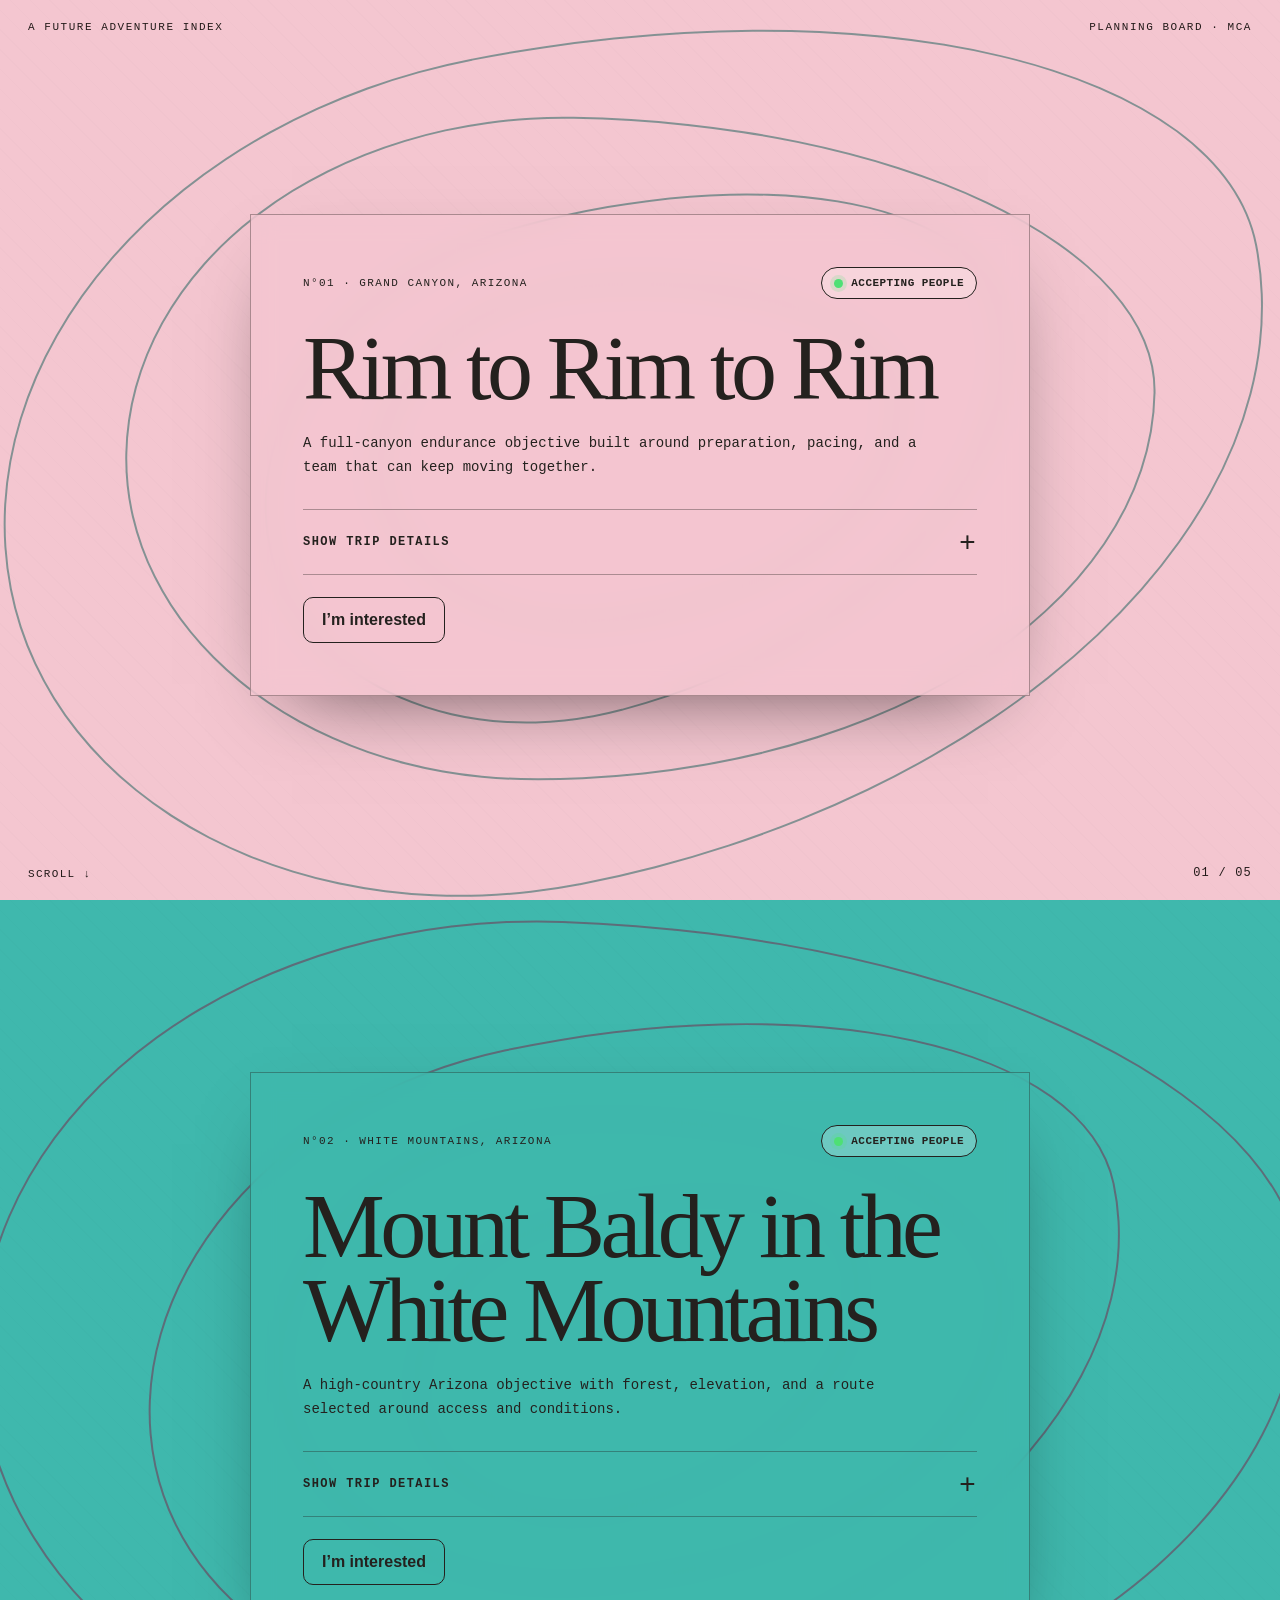
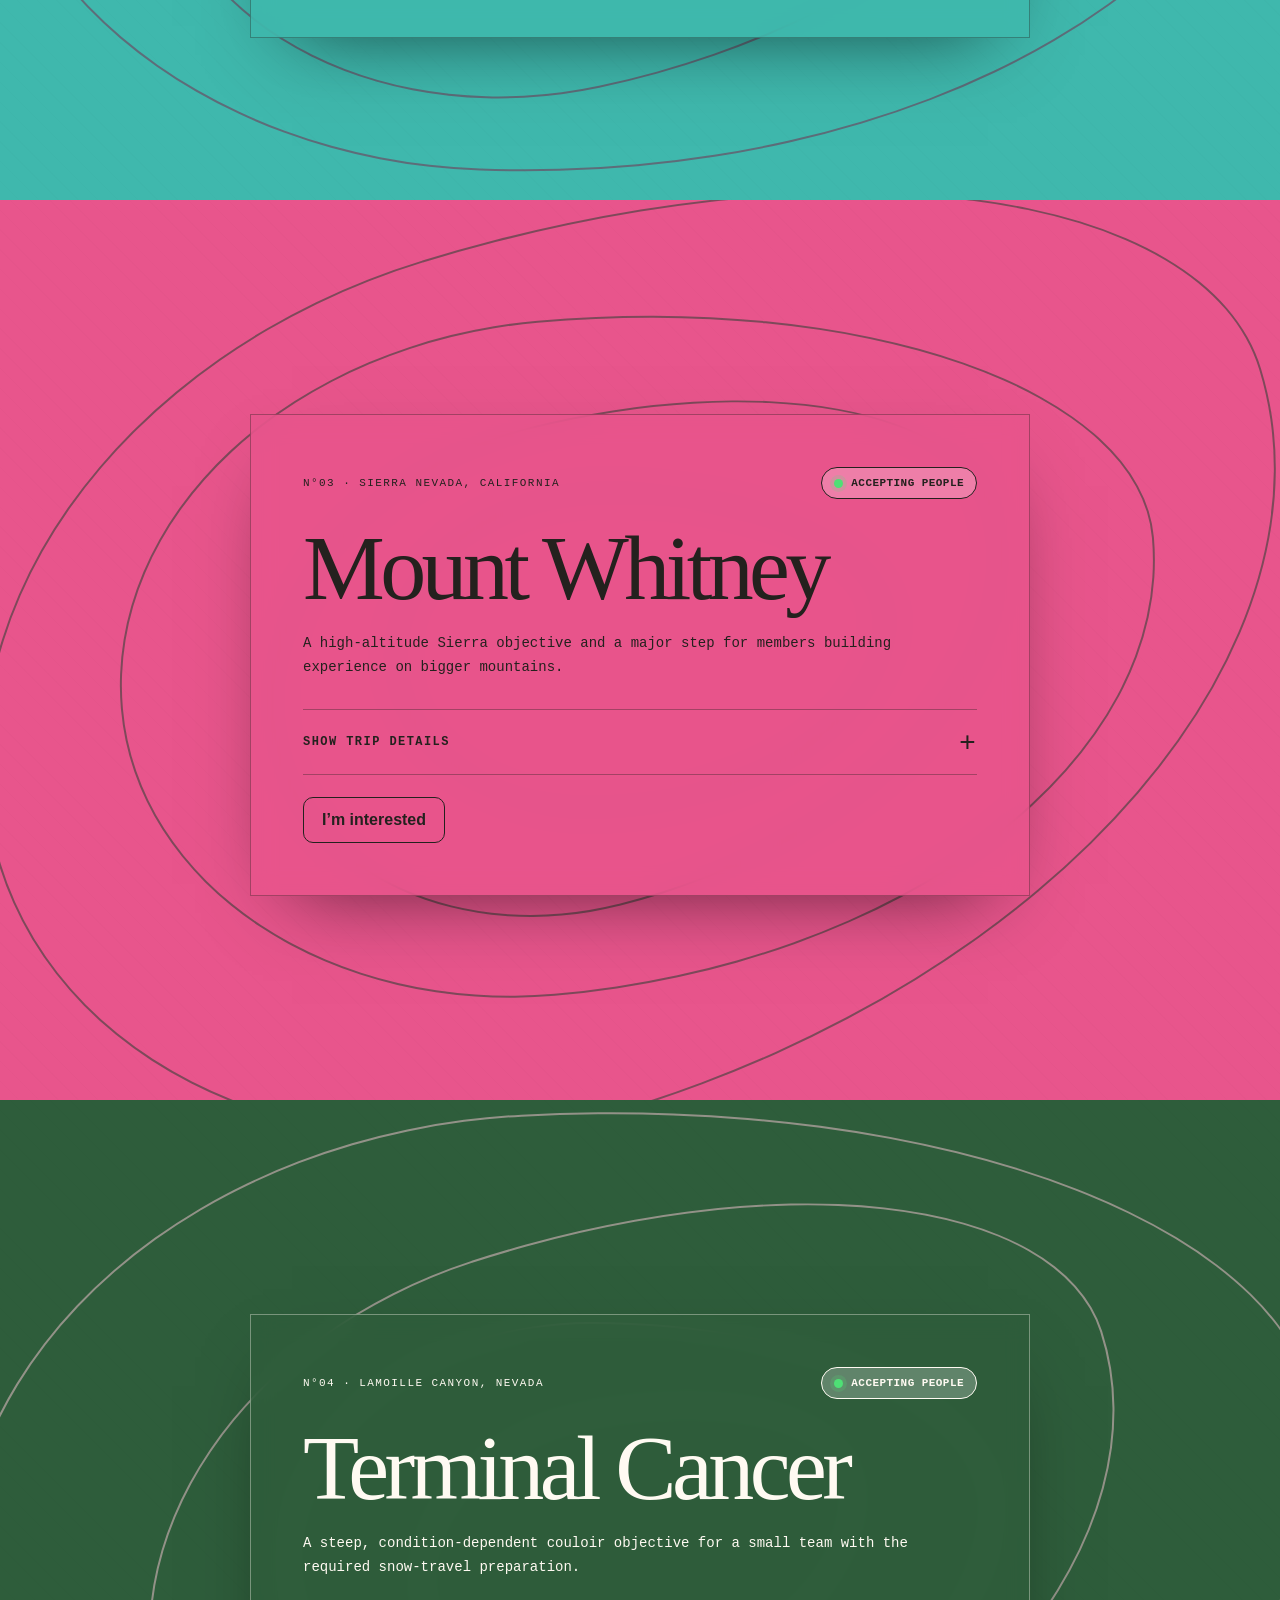
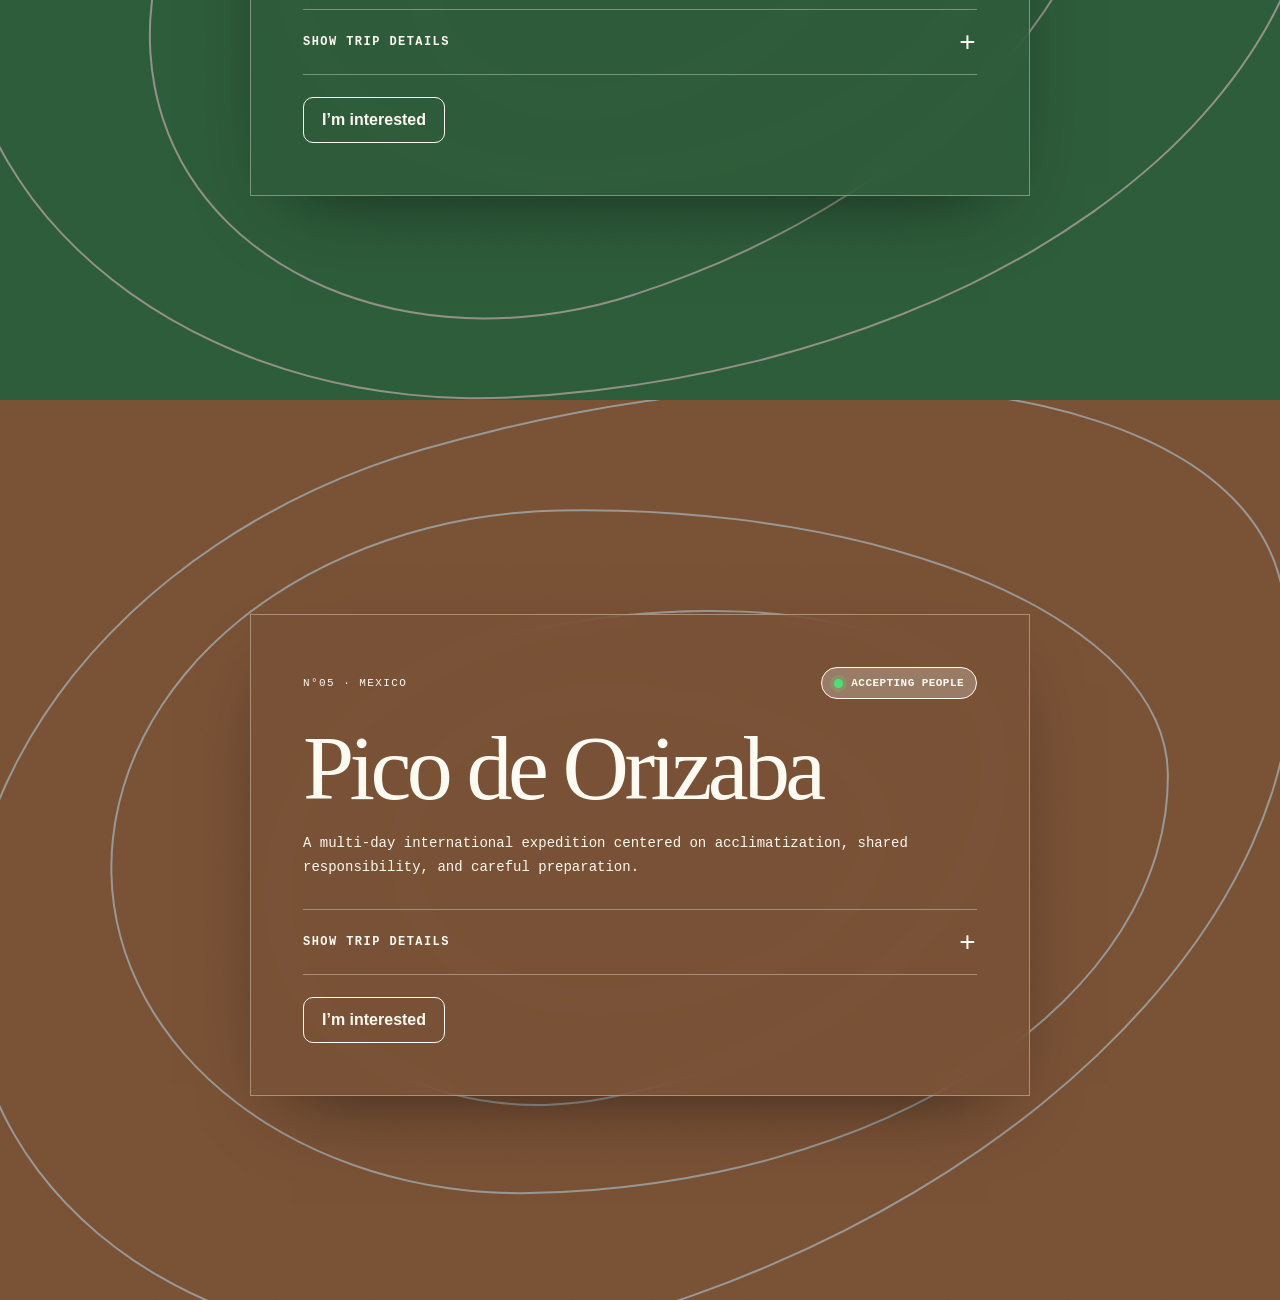
<file: adventures/future-index.html>
<!doctype html>
<html lang="en">
<head>
<meta charset="utf-8">
<meta name="viewport" content="width=device-width,initial-scale=1">
<title>MCA Future Adventures</title>
<style>
  :root{
    color-scheme:light;
    --ink:#24211e;
    --paper:#fffdf8;
    --green:#183f2d;
  }
  *{box-sizing:border-box}
  html{scroll-snap-type:y proximity}
  body{
    margin:0;
    color:var(--ink);
    background:#f4c6d0;
    font-family:Arial,system-ui,sans-serif;
  }
  button{font:inherit}
  .site-header{
    position:fixed;
    inset:0 0 auto;
    z-index:20;
    display:flex;
    justify-content:space-between;
    gap:18px;
    padding:21px 28px;
    color:var(--scene-text);
    font:11px "Courier New",monospace;
    letter-spacing:.14em;
    text-transform:uppercase;
    pointer-events:none;
    mix-blend-mode:multiply;
  }
  .counter{
    position:fixed;
    right:28px;
    bottom:20px;
    z-index:20;
    color:var(--scene-text);
    font:12px "Courier New",monospace;
    letter-spacing:.1em;
    mix-blend-mode:multiply;
  }
  .scroll-hint{
    position:fixed;
    left:28px;
    bottom:20px;
    z-index:20;
    color:var(--scene-text);
    font:11px "Courier New",monospace;
    letter-spacing:.12em;
    text-transform:uppercase;
    transition:opacity .25s ease;
    mix-blend-mode:multiply;
  }
  .scene{
    --scene-bg:#f4c6d0;
    --scene-line:#175e58;
    --scene-text:#24211e;
    position:relative;
    min-height:100vh;
    padding:86px clamp(22px,6vw,92px) 76px;
    display:grid;
    place-items:center;
    overflow:hidden;
    isolation:isolate;
    scroll-snap-align:start;
    background:var(--scene-bg);
  }
  .scene-2{--scene-bg:#3fb8ad;--scene-line:#7b2447}
  .scene-3{--scene-bg:#e8558c;--scene-line:#173f2a}
  .scene-4{--scene-bg:#2e5d3b;--scene-line:#f7c7d4;--scene-text:#fffaf2}
  .scene-5{--scene-bg:#7a5236;--scene-line:#b9ddf4;--scene-text:#fffaf2}
  .grain{
    position:absolute;
    inset:0;
    z-index:-1;
    opacity:.055;
    background-image:repeating-linear-gradient(45deg,transparent 0 13px,rgba(0,0,0,.2) 13px 14px);
    pointer-events:none;
  }
  .contours{
    position:absolute;
    inset:-10%;
    z-index:-2;
    color:var(--scene-line);
    opacity:.5;
    transform:rotate(-8deg);
  }
  .contours span{
    position:absolute;
    left:50%;
    top:50%;
    width:var(--size);
    aspect-ratio:1.55;
    border:2px solid currentColor;
    border-radius:43% 57% 61% 39% / 52% 40% 60% 48%;
    transform:translate(-50%,-50%) rotate(var(--turn));
  }
  .trip-card{
    width:min(780px,100%);
    padding:clamp(26px,5vw,52px);
    border:1px solid color-mix(in srgb,var(--scene-text) 36%,transparent);
    color:var(--scene-text);
    background:color-mix(in srgb,var(--scene-bg) 76%,transparent);
    box-shadow:0 30px 80px -42px rgba(0,0,0,.7);
    backdrop-filter:blur(12px);
    -webkit-backdrop-filter:blur(12px);
  }
  .trip-topline{
    display:flex;
    justify-content:space-between;
    align-items:center;
    gap:18px;
    font:11px "Courier New",monospace;
    letter-spacing:.13em;
    text-transform:uppercase;
  }
  .accepting{
    display:inline-flex;
    align-items:center;
    gap:8px;
    padding:9px 12px;
    border:1px solid currentColor;
    border-radius:999px;
    background:color-mix(in srgb,var(--scene-bg) 76%,#fff);
    font-weight:700;
    letter-spacing:.04em;
    white-space:nowrap;
  }
  .accepting::before{
    content:"";
    width:9px;
    height:9px;
    border-radius:50%;
    background:#4ee075;
    box-shadow:0 0 0 4px rgba(78,224,117,.18);
  }
  h1{
    max-width:680px;
    margin:28px 0 20px;
    font-family:Georgia,"Times New Roman",serif;
    font-size:clamp(48px,8vw,92px);
    font-weight:500;
    letter-spacing:-.05em;
    line-height:.91;
    text-wrap:balance;
  }
  .trip-intro{
    max-width:620px;
    margin:0;
    font:14px/1.72 "Courier New",monospace;
  }
  details{
    margin-top:30px;
    border-top:1px solid color-mix(in srgb,var(--scene-text) 35%,transparent);
    border-bottom:1px solid color-mix(in srgb,var(--scene-text) 35%,transparent);
  }
  summary{
    display:flex;
    justify-content:space-between;
    align-items:center;
    gap:20px;
    padding:18px 0;
    cursor:pointer;
    list-style:none;
    font:700 12px "Courier New",monospace;
    letter-spacing:.12em;
    text-transform:uppercase;
  }
  summary::-webkit-details-marker{display:none}
  summary::after{
    content:"+";
    font:28px/1 Arial,sans-serif;
    transition:transform .2s ease;
  }
  details[open] summary::after{transform:rotate(45deg)}
  summary:focus-visible,.interest-button:focus-visible{
    outline:3px solid currentColor;
    outline-offset:5px;
  }
  .trip-details{
    display:grid;
    grid-template-columns:repeat(3,minmax(0,1fr));
    gap:18px;
    padding:2px 0 24px;
  }
  .detail{
    padding-top:16px;
    border-top:1px solid color-mix(in srgb,var(--scene-text) 20%,transparent);
  }
  .detail strong{
    display:block;
    margin-bottom:7px;
    font:700 10px "Courier New",monospace;
    letter-spacing:.11em;
    text-transform:uppercase;
  }
  .detail span{font-size:14px;line-height:1.5}
  .detail-note{
    grid-column:1/-1;
    margin:0;
    font-size:14px;
    line-height:1.62;
  }
  .interest-button{
    margin-top:22px;
    padding:13px 18px;
    border:1.5px solid currentColor;
    border-radius:10px;
    color:inherit;
    background:transparent;
    cursor:pointer;
    font-weight:700;
  }
  .interest-button:hover{color:var(--scene-bg);background:var(--scene-text)}
  @media(max-width:650px){
    .site-header{padding:16px;font-size:9px}
    .counter{right:16px;bottom:14px}
    .scroll-hint{left:16px;bottom:14px}
    .scene{padding:68px 16px 62px}
    .trip-card{padding:23px 20px}
    .trip-topline{align-items:flex-start;flex-direction:column}
    h1{margin-top:22px}
    .trip-details{grid-template-columns:1fr;gap:4px}
    .detail-note{grid-column:auto}
  }
  @media(prefers-reduced-motion:reduce){
    html{scroll-snap-type:none}
    *,*::before,*::after{scroll-behavior:auto!important;transition:none!important}
  }
</style>
</head>
<body>
<header class="site-header"><span>A Future Adventure Index</span><span>Planning Board · MCA</span></header>
<div class="counter"><span id="counter">01</span> / 05</div>
<div class="scroll-hint" id="hint">Scroll ↓</div>
<main>
  <section class="scene scene-1" aria-labelledby="trip-r3">
    <div class="grain" aria-hidden="true"></div>
    <div class="contours" aria-hidden="true"><span style="--size:34%;--turn:4deg"></span><span style="--size:50%;--turn:-7deg"></span><span style="--size:67%;--turn:9deg"></span><span style="--size:84%;--turn:-3deg"></span></div>
    <article class="trip-card">
      <div class="trip-topline"><span>N°01 · Grand Canyon, Arizona</span><span class="accepting">Accepting people</span></div>
      <h1 id="trip-r3">Rim to Rim to Rim</h1>
      <p class="trip-intro">A full-canyon endurance objective built around preparation, pacing, and a team that can keep moving together.</p>
      <details>
        <summary>Show trip details</summary>
        <div class="trip-details">
          <div class="detail"><strong>Planning stage</strong><span>Date and route plan in development</span></div>
          <div class="detail"><strong>Trip type</strong><span>High-endurance canyon travel</span></div>
          <div class="detail"><strong>Readiness</strong><span>Long-day hiking fitness and completion of the team training plan</span></div>
          <p class="detail-note">Members can join the interest list now. The team will prepare through progressive long hikes, stair sessions, and trip-specific safety planning.</p>
        </div>
      </details>
      <button class="interest-button" type="button" data-trip="Rim to Rim to Rim">I’m interested</button>
    </article>
  </section>

  <section class="scene scene-2" aria-labelledby="trip-baldy">
    <div class="grain" aria-hidden="true"></div>
    <div class="contours" aria-hidden="true"><span style="--size:30%;--turn:-8deg"></span><span style="--size:47%;--turn:7deg"></span><span style="--size:65%;--turn:-4deg"></span><span style="--size:86%;--turn:10deg"></span></div>
    <article class="trip-card">
      <div class="trip-topline"><span>N°02 · White Mountains, Arizona</span><span class="accepting">Accepting people</span></div>
      <h1 id="trip-baldy">Mount Baldy in the White Mountains</h1>
      <p class="trip-intro">A high-country Arizona objective with forest, elevation, and a route selected around access and conditions.</p>
      <details>
        <summary>Show trip details</summary>
        <div class="trip-details">
          <div class="detail"><strong>Planning stage</strong><span>Date and exact route to be announced</span></div>
          <div class="detail"><strong>Trip type</strong><span>Mountain hiking and conditioning</span></div>
          <div class="detail"><strong>Readiness</strong><span>Comfort hiking at elevation and moving with the group</span></div>
          <p class="detail-note">The final route and turnaround point will be set after MCA reviews weather, access, land closures, and trail conditions.</p>
        </div>
      </details>
      <button class="interest-button" type="button" data-trip="Mount Baldy in the White Mountains">I’m interested</button>
    </article>
  </section>

  <section class="scene scene-3" aria-labelledby="trip-whitney">
    <div class="grain" aria-hidden="true"></div>
    <div class="contours" aria-hidden="true"><span style="--size:32%;--turn:8deg"></span><span style="--size:49%;--turn:-6deg"></span><span style="--size:68%;--turn:3deg"></span><span style="--size:88%;--turn:-9deg"></span></div>
    <article class="trip-card">
      <div class="trip-topline"><span>N°03 · Sierra Nevada, California</span><span class="accepting">Accepting people</span></div>
      <h1 id="trip-whitney">Mount Whitney</h1>
      <p class="trip-intro">A high-altitude Sierra objective and a major step for members building experience on bigger mountains.</p>
      <details>
        <summary>Show trip details</summary>
        <div class="trip-details">
          <div class="detail"><strong>Planning stage</strong><span>Season, route, and permit plan in development</span></div>
          <div class="detail"><strong>Trip type</strong><span>High-altitude mountain objective</span></div>
          <div class="detail"><strong>Readiness</strong><span>Strong hiking base, altitude awareness, and route-specific skills</span></div>
          <p class="detail-note">The final team, route, and schedule will depend on permits, seasonal conditions, and the preparation pathway chosen by trip leadership.</p>
        </div>
      </details>
      <button class="interest-button" type="button" data-trip="Mount Whitney">I’m interested</button>
    </article>
  </section>

  <section class="scene scene-4" aria-labelledby="trip-terminal">
    <div class="grain" aria-hidden="true"></div>
    <div class="contours" aria-hidden="true"><span style="--size:29%;--turn:-4deg"></span><span style="--size:46%;--turn:8deg"></span><span style="--size:66%;--turn:-10deg"></span><span style="--size:89%;--turn:5deg"></span></div>
    <article class="trip-card">
      <div class="trip-topline"><span>N°04 · Lamoille Canyon, Nevada</span><span class="accepting">Accepting people</span></div>
      <h1 id="trip-terminal">Terminal Cancer</h1>
      <p class="trip-intro">A steep, condition-dependent couloir objective for a small team with the required snow-travel preparation.</p>
      <details>
        <summary>Show trip details</summary>
        <div class="trip-details">
          <div class="detail"><strong>Planning stage</strong><span>Condition window and technical plan to be confirmed</span></div>
          <div class="detail"><strong>Trip type</strong><span>Technical snow couloir</span></div>
          <div class="detail"><strong>Readiness</strong><span>Trip-lead approval and required snow-travel skills</span></div>
          <p class="detail-note">The interest list is open, but this will be a screened, small-team objective. Participation will depend on conditions, training, and demonstrated readiness.</p>
        </div>
      </details>
      <button class="interest-button" type="button" data-trip="Terminal Cancer">I’m interested</button>
    </article>
  </section>

  <section class="scene scene-5" aria-labelledby="trip-orizaba">
    <div class="grain" aria-hidden="true"></div>
    <div class="contours" aria-hidden="true"><span style="--size:31%;--turn:9deg"></span><span style="--size:48%;--turn:-3deg"></span><span style="--size:69%;--turn:7deg"></span><span style="--size:90%;--turn:-8deg"></span></div>
    <article class="trip-card">
      <div class="trip-topline"><span>N°05 · Mexico</span><span class="accepting">Accepting people</span></div>
      <h1 id="trip-orizaba">Pico de Orizaba</h1>
      <p class="trip-intro">A multi-day international expedition centered on acclimatization, shared responsibility, and careful preparation.</p>
      <details>
        <summary>Show trip details</summary>
        <div class="trip-details">
          <div class="detail"><strong>Planning stage</strong><span>Dates, budget, guide, and travel plan in development</span></div>
          <div class="detail"><strong>Trip type</strong><span>High-altitude international expedition</span></div>
          <div class="detail"><strong>Readiness</strong><span>Altitude experience, expedition fitness, and required documents</span></div>
          <p class="detail-note">The final plan will include acclimatization, equipment, transportation, cost, emergency planning, and any guide requirements.</p>
        </div>
      </details>
      <button class="interest-button" type="button" data-trip="Pico de Orizaba">I’m interested</button>
    </article>
  </section>
</main>
<script>
(() => {
  const scenes=[...document.querySelectorAll('.scene')];
  const counter=document.getElementById('counter');
  const hint=document.getElementById('hint');
  const observer=new IntersectionObserver(entries=>{
    const active=entries.filter(entry=>entry.isIntersecting).sort((a,b)=>b.intersectionRatio-a.intersectionRatio)[0];
    if(!active)return;
    const index=scenes.indexOf(active.target);
    counter.textContent=String(index+1).padStart(2,'0');
    hint.style.opacity=index===0?'1':'0';
  },{threshold:[.35,.55,.75]});
  scenes.forEach(scene=>observer.observe(scene));
  document.querySelectorAll('.interest-button').forEach(button=>{
    button.addEventListener('click',()=>{
      window.parent.postMessage({type:'mca-adventure-interest',trip:button.dataset.trip},'*');
    });
  });
})();
</script>
</body>
</html>
</file>
